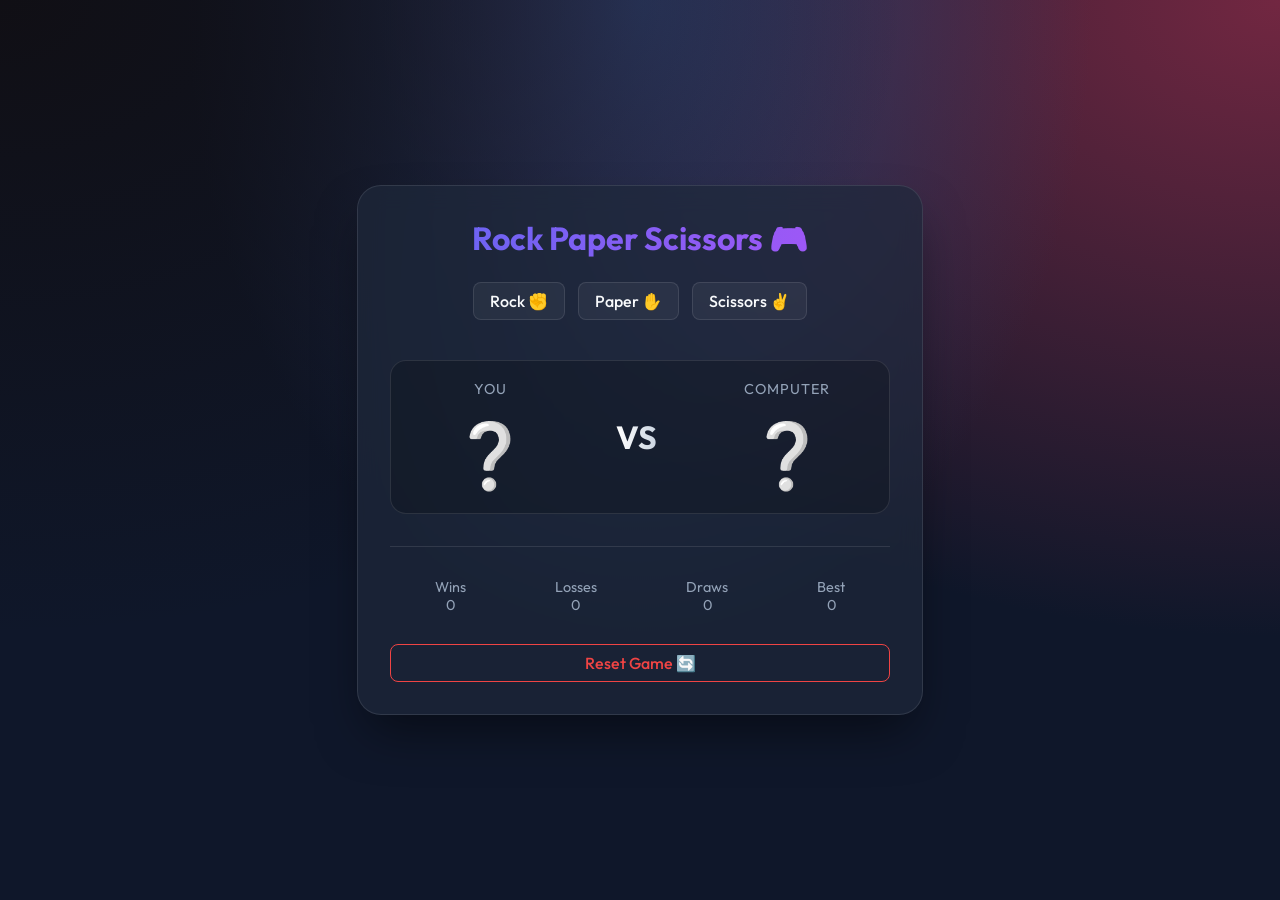
<file: index.html>
<!DOCTYPE html>
<html lang="en">

<head>
  <meta charset="UTF-8">
  <meta name="viewport" content="width=device-width, initial-scale=1.0">
  <title>Rock Paper Scissors</title>
  <link rel="stylesheet" href="style.css">
</head>

<body>
  <div class="container">
    <h1>Rock Paper Scissors 🎮</h1>

    <div class="btn-group">
      <button id="rock">Rock ✊</button>
      <button id="paper">Paper ✋</button>
      <button id="scissors">Scissors ✌️</button>
    </div>

    <div id="result-area" class="result-area hidden">
      <div class="result-card">
        <span class="player-label">You</span>
        <div id="user-icon" class="choice-icon">❔</div>
      </div>

      <div class="result-message">
        <h2 id="round-status">VS</h2>
      </div>

      <div class="result-card">
        <span class="player-label">Computer</span>
        <div id="computer-icon" class="choice-icon">❔</div>
      </div>
    </div>

    <div class="scoreboard">
      <p>Wins <span id="wins">0</span></p>
      <p>Losses <span id="losses">0</span></p>
      <p>Draws <span id="draws">0</span></p>
      <p>Best <span id="bestScore">0</span></p>
    </div>

    <button id="reset">Reset Game 🔄</button>
  </div>

  <script src="script.js"></script>
</body>

</html>
</file>
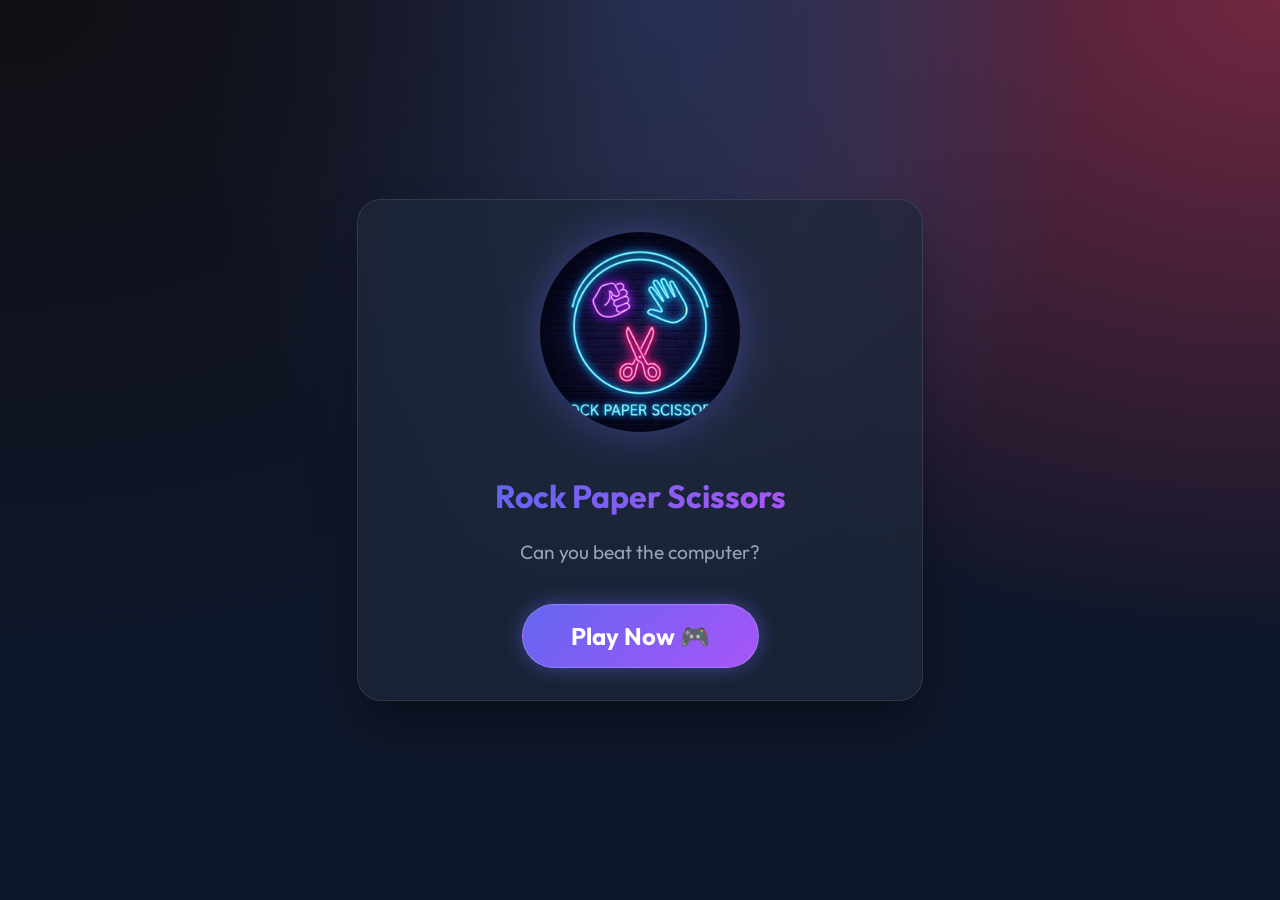
<file: start.html>
<!DOCTYPE html>
<html lang="en">

<head>
    <meta charset="UTF-8">
    <meta name="viewport" content="width=device-width, initial-scale=1.0">
    <title>Welcome - Rock Paper Scissors</title>
    <link rel="stylesheet" href="style.css">
</head>

<body class="welcome-page">
    <div class="container welcome-container">
        <div class="logo-wrapper">
            <img src="logo.png" alt="Rock Paper Scissors Logo" class="game-logo">
        </div>

        <h1>Rock Paper Scissors</h1>
        <p class="subtitle">Can you beat the computer?</p>

        <a href="index.html" class="play-btn">
            Play Now 🎮
        </a>
    </div>
</body>

</html>
</file>
<file: style.css>
@import url('https://fonts.googleapis.com/css2?family=Outfit:wght@300;500;700&display=swap');

:root {
    --primary: #6366f1;
    --secondary: #a855f7;
    --bg-color: #0f172a;
    --card-bg: rgba(30, 41, 59, 0.7);
    --text-main: #f8fafc;
    --text-muted: #94a3b8;
    --btn-hover: #4f46e5;
    --glass-border: rgba(255, 255, 255, 0.1);
}

body {
    font-family: 'Outfit', sans-serif;
    background-color: var(--bg-color);
    background-image: radial-gradient(at 0% 0%, hsla(253, 16%, 7%, 1) 0, transparent 50%),
        radial-gradient(at 50% 0%, hsla(225, 39%, 30%, 1) 0, transparent 50%),
        radial-gradient(at 100% 0%, hsla(339, 49%, 30%, 1) 0, transparent 50%);
    color: var(--text-main);
    margin: 0;
    height: 100vh;
    /* Fixed height instead of min-height */
    overflow: hidden;
    /* Prevent scrolling */
    display: flex;
    justify-content: center;
    align-items: center;
    flex-direction: column;
}

.container {
    background: var(--card-bg);
    backdrop-filter: blur(12px);
    -webkit-backdrop-filter: blur(12px);
    border: 1px solid var(--glass-border);
    padding: 2rem;
    /* Reduced padding */
    border-radius: 1.5rem;
    box-shadow: 0 25px 50px -12px rgba(0, 0, 0, 0.5);
    text-align: center;
    max-width: 500px;
    width: 90%;
    max-height: 95vh;
    /* Ensure it fits */
    overflow-y: auto;
    /* Scroll inside card if absolutely necessary on tiny screens */
    display: flex;
    flex-direction: column;
    justify-content: space-between;
}

h1 {
    font-size: 2rem;
    /* Reduced size */
    margin: 0 0 1.5rem 0;
    /* Reduced margin */
    background: linear-gradient(to right, var(--primary), var(--secondary));
    -webkit-background-clip: text;
    -webkit-text-fill-color: transparent;
    font-weight: 700;
}

.btn-group {
    display: flex;
    gap: 0.8rem;
    /* Reduced gap */
    justify-content: center;
    margin-bottom: 1.5rem;
    /* Reduced margin */
    flex-wrap: wrap;
}

button {
    background-color: rgba(255, 255, 255, 0.05);
    border: 1px solid var(--glass-border);
    color: var(--text-main);
    padding: 0.5rem 1rem;
    /* Compact padding */
    font-size: 1rem;
    border-radius: 0.5rem;
    cursor: pointer;
    transition: all 0.3s ease;
    font-family: inherit;
    font-weight: 500;
}

button:hover {
    background-color: var(--primary);
    transform: translateY(-2px);
    box-shadow: 0 10px 15px -3px rgba(99, 102, 241, 0.3);
    border-color: var(--primary);
}

button#reset {
    background-color: transparent;
    border-color: #ef4444;
    color: #ef4444;
    margin-top: 1rem;
}

button#reset:hover {
    background-color: #ef4444;
    color: white;
}

.result-area {
    display: flex;
    justify-content: space-around;
    align-items: center;
    background: rgba(0, 0, 0, 0.2);
    padding: 1rem;
    /* Compact result padding */
    border-radius: 1rem;
    margin: 1rem 0;
    /* Compact margin */
    border: 1px solid var(--glass-border);
    min-height: 120px;
    /* Reduced min-height */
}

.result-card {
    display: flex;
    flex-direction: column;
    align-items: center;
    gap: 1rem;
}

.player-label {
    font-size: 0.9rem;
    color: var(--text-muted);
    text-transform: uppercase;
    letter-spacing: 1px;
}

.choice-icon {
    font-size: 4rem;
    height: 80px;
    width: 80px;
    display: flex;
    align-items: center;
    justify-content: center;
    transition: all 0.5s ease;
}

.result-message h2 {
    font-size: 2rem;
    background: linear-gradient(to right, #fff, #cbd5e1);
    -webkit-background-clip: text;
    -webkit-text-fill-color: transparent;
    margin: 0;
}

/* Result Effects */
.winner .choice-icon {
    transform: scale(1.3);
    text-shadow: 0 0 30px var(--secondary);
    animation: pulse-win 1s infinite;
}

.loser .choice-icon {
    filter: grayscale(1) opacity(0.5);
    transform: scale(0.9);
}

.draw .choice-icon {
    animation: shake 0.5s;
}

@keyframes pulse-win {
    0% {
        transform: scale(1.3);
        text-shadow: 0 0 20px var(--primary);
    }

    50% {
        transform: scale(1.4);
        text-shadow: 0 0 40px var(--secondary);
    }

    100% {
        transform: scale(1.3);
        text-shadow: 0 0 20px var(--primary);
    }
}

@keyframes shake {

    0%,
    100% {
        transform: rotate(0deg);
    }

    25% {
        transform: rotate(-20deg);
    }

    75% {
        transform: rotate(20deg);
    }
}

.shuffle .choice-icon {
    animation: shake 0.5s infinite;
}

.scoreboard {
    display: flex;
    justify-content: space-around;
    margin-top: 1rem;
    /* Reduced top margin */
    padding-top: 1rem;
    /* Reduced padding */
    border-top: 1px solid var(--glass-border);
}

.scoreboard p {
    display: flex;
    flex-direction: column;
    font-size: 0.9rem;
    color: var(--text-muted);
}

/* Welcome Page Styles */
.welcome-page {
    overflow: hidden;
}

.welcome-container {
    display: flex;
    flex-direction: column;
    align-items: center;
    gap: 1.5rem;
}

.logo-wrapper {
    margin-bottom: 1rem;
    animation: float 6s ease-in-out infinite;
}

.game-logo {
    width: 200px;
    height: auto;
    filter: drop-shadow(0 0 20px rgba(99, 102, 241, 0.4));
    border-radius: 50%;
}

.subtitle {
    color: var(--text-muted);
    font-size: 1.2rem;
    margin-top: -1.5rem;
    margin-bottom: 1rem;
}

.play-btn {
    background: linear-gradient(135deg, var(--primary), var(--secondary));
    color: white;
    padding: 1rem 3rem;
    font-size: 1.5rem;
    border-radius: 50px;
    text-decoration: none;
    font-weight: 700;
    transition: all 0.3s ease;
    box-shadow: 0 0 20px rgba(99, 102, 241, 0.5);
    display: inline-block;
    border: 1px solid rgba(255, 255, 255, 0.2);
}

.play-btn:hover {
    transform: scale(1.05) translateY(-2px);
    box-shadow: 0 0 30px rgba(168, 85, 247, 0.6);
    filter: brightness(1.1);
}

@keyframes float {
    0% {
        transform: translateY(0px) rotate(0deg);
    }

    50% {
        transform: translateY(-10px) rotate(2deg);
    }

    100% {
        transform: translateY(0px) rotate(0deg);
    }
}
</file>
